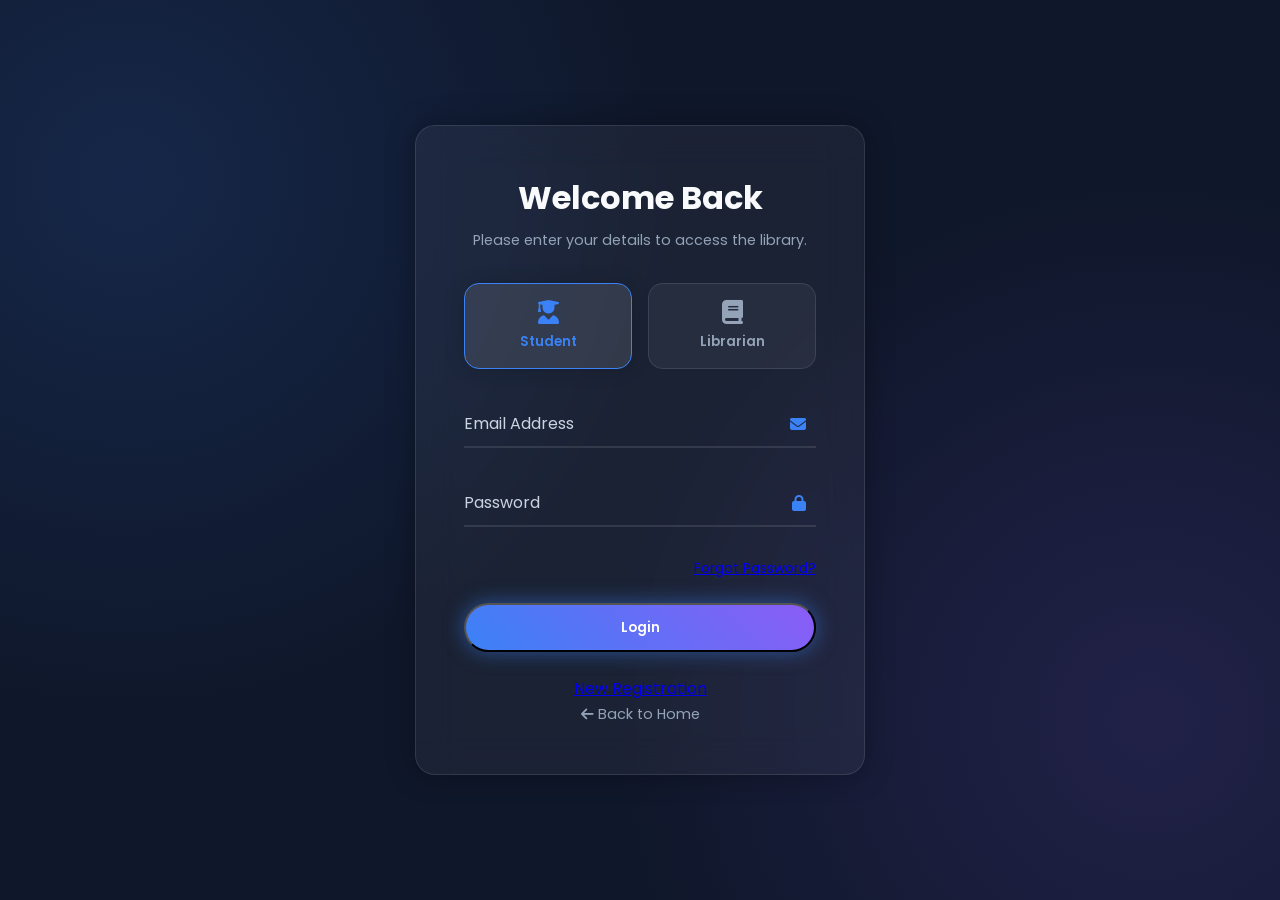
<file: librarian-dashboard.html>
<!DOCTYPE html>
<html lang="en">
<head>
    <meta charset="UTF-8">
    <meta name="viewport" content="width=device-width, initial-scale=1.0">
    <title>Librarian Dashboard | GyaanKosh</title>
    <link rel="stylesheet" href="style.css">
    <link href="https://fonts.googleapis.com/css2?family=Poppins:wght@300;400;600;700&display=swap" rel="stylesheet">
    <link rel="stylesheet" href="https://cdnjs.cloudflare.com/ajax/libs/font-awesome/6.4.0/css/all.min.css">
</head>
<body>

    <!-- Navbar -->
    <nav class="navbar scrolled">
        <div class="logo">
            <i class="fa-solid fa-book-open-reader"></i> GyaanKosh<span>Admin</span>
        </div>
        <ul class="nav-links">
            <li><a href="#" class="active" onclick="switchTab('requests', this)">Requests</a></li>
            <li><a href="#" onclick="switchTab('issued', this)">Issued Books</a></li>
            <li><a href="#" onclick="switchTab('catalog', this)">Manage Books</a></li>
            <li><a href="#" style="color: #ef4444;" onclick="logout()">Logout</a></li>

        </ul>
    </nav>

    <div class="dashboard-container">
        
        <!-- Section: Issue Requests -->
        <section id="requests-section" class="dashboard-section active">
            <div class="section-header">
                <h2>Student Issue Requests</h2>
                <p>Manage pending book requests from students.</p>
            </div>
            
            <div class="table-container">
                <table>
                    <thead>
                        <tr>
                            <th>Student ID</th>
                            <th>Book Title</th>
                            <th>Date Requested</th>
                            <th>Status</th>
                            <th>Action</th>
                        </tr>
                    </thead>
                    <tbody id="requestTableBody">
                        <!-- Populated by JS -->
                    </tbody>
                </table>
            </div>
        </section>

        <!-- Section: Issued Books -->
        <section id="issued-section" class="dashboard-section" style="display: none;">
            <div class="section-header">
                <h2>Issued Books</h2>
                <p>History of approved book requests.</p>
            </div>
            <div class="table-container">
                <table>
                    <thead>
                        <tr>
                            <th>Student Name</th>
                            <th>Student ID</th>
                            <th>Book Title</th>
                            <th>Type</th>
                            <th>Date Issued</th>
                        </tr>
                    </thead>
                    <tbody id="issuedTableBody">
                        <!-- Populated by JS -->
                    </tbody>
                </table>
            </div>
        </section>

        <!-- Section: Manage Catalog -->
        <section id="catalog-section" class="dashboard-section" style="display: none;">
            <div class="section-header">
                <h2>Book Catalog</h2>
                <button class="btn primary" id="addBookBtn"><i class="fa-solid fa-plus"></i> Add New Book</button>
            </div>

            <!-- Add Book Form (Hidden by default) -->
            <div class="add-book-form" id="addBookForm">
                <h3>Add New Book</h3>
                <div class="form-grid">
                    <input type="text" id="newBookTitle" placeholder="Book Title">
                    <input type="text" id="newBookAuthor" placeholder="Author">
                    <input type="text" id="newBookCategory" placeholder="Category">
                    <input type="number" id="newBookQty" placeholder="Quantity">
                </div>
                <div class="form-actions">
                    <button class="btn primary" onclick="addNewBook()">Save Book</button>
                    <button class="btn secondary" onclick="toggleAddForm()">Cancel</button>
                </div>
            </div>

            <div class="book-grid" id="bookGrid">
                <!-- Book Cards Populated by JS -->
                <div class="book-card">
                    <div class="book-icon"><i class="fa-solid fa-book"></i></div>
                    <div class="book-info">
                        <h4>The Great Gatsby</h4>
                        <p>F. Scott Fitzgerald</p>
                        <span class="badge">Fiction</span>
                    </div>
                    <button class="delete-btn"><i class="fa-solid fa-trash"></i></button>
                </div>
            </div>
        </section>

    </div>

    <script src="librarian.js"></script>
</body>
</html>
</file>
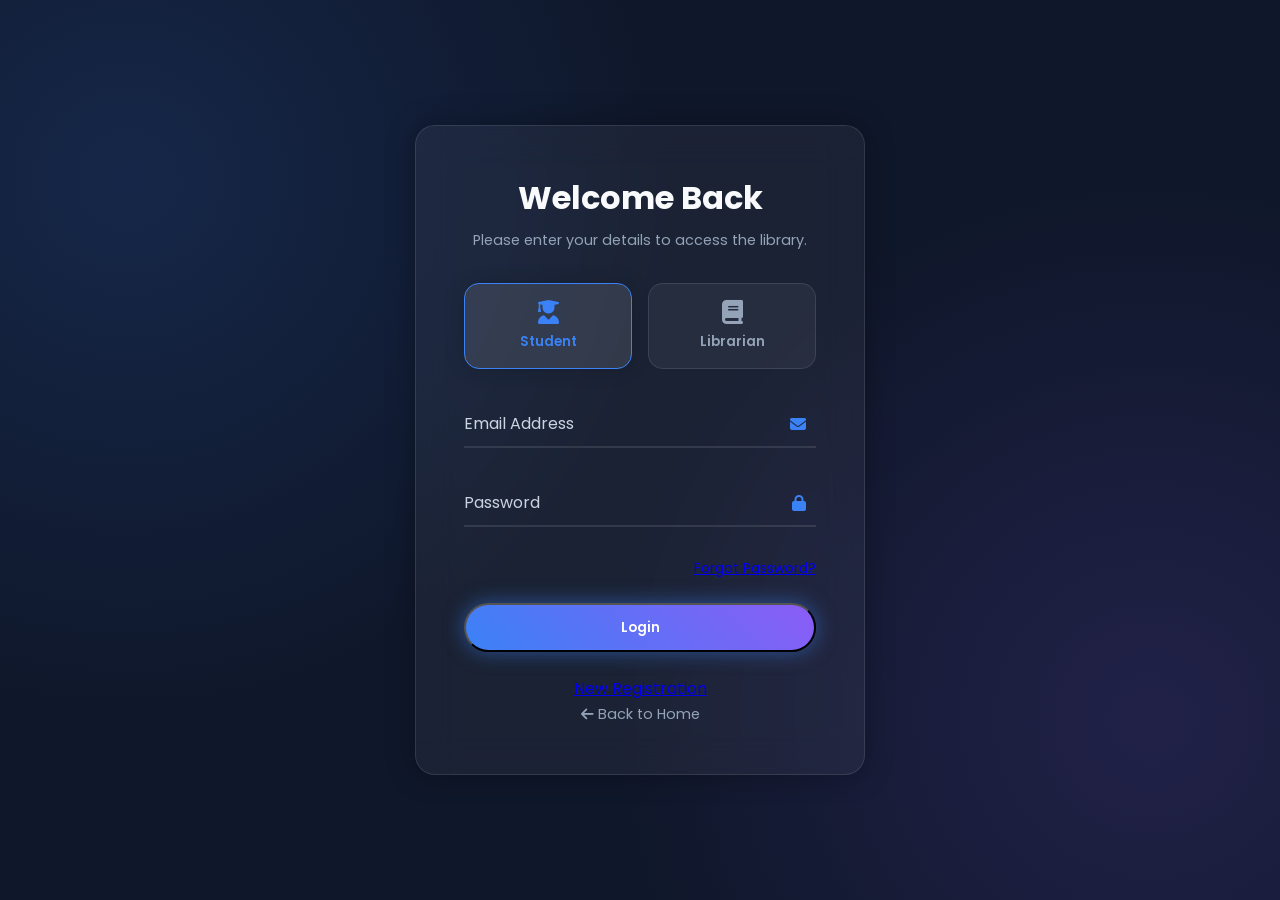
<file: login.html>
<!DOCTYPE html>
<html lang="en">
<head>
  <meta charset="UTF-8">
  <meta name="viewport" content="width=device-width, initial-scale=1.0">
  <title>Login | GyaanKosh</title>
  <link rel="stylesheet" href="style.css">
  <link href="https://fonts.googleapis.com/css2?family=Poppins:wght@300;400;600;700&display=swap" rel="stylesheet">
  <link rel="stylesheet" href="https://cdnjs.cloudflare.com/ajax/libs/font-awesome/6.4.0/css/all.min.css">
</head>
<body class="login-page">
    
    <div class="login-wrapper">
        <div class="login-card">
            <div class="login-header">
                <h2>Welcome Back</h2>
                <p>Please enter your details to access the library.</p>
            </div>

            <!-- Login Type Selection -->
            <div class="login-type-buttons">
                <button type="button" class="type-btn active" id="studentBtn">
                    <i class="fa-solid fa-user-graduate"></i> Student
                </button>
                <button type="button" class="type-btn" id="adminBtn">
                    <i class="fa-solid fa-book"></i> Librarian
                </button>
            </div>

            <form id="loginForm">

                <div class="input-box">
                    <input type="email" id="email" required>
                    <span>Email Address</span>
                    <i class="fa-solid fa-envelope input-icon"></i>
                </div>
                <div class="input-box">
                    <input type="password" id="password" required>
                    <span>Password</span>
                    <i class="fa-solid fa-lock input-icon"></i>
                </div>
                
                <div class="forgot-pass">
                    <a href="#">Forgot Password?</a>
                </div>

                <button type="submit" class="btn primary full-width">Login</button>

               <a href="signup.html">New Registration</a>

            </form>

            <div class="back-link">
                <a href="index.html"><i class="fa-solid fa-arrow-left"></i> Back to Home</a>
            </div>
        </div>
    </div>

    <script src="login.js"></script>
</body>
</html>
</file>
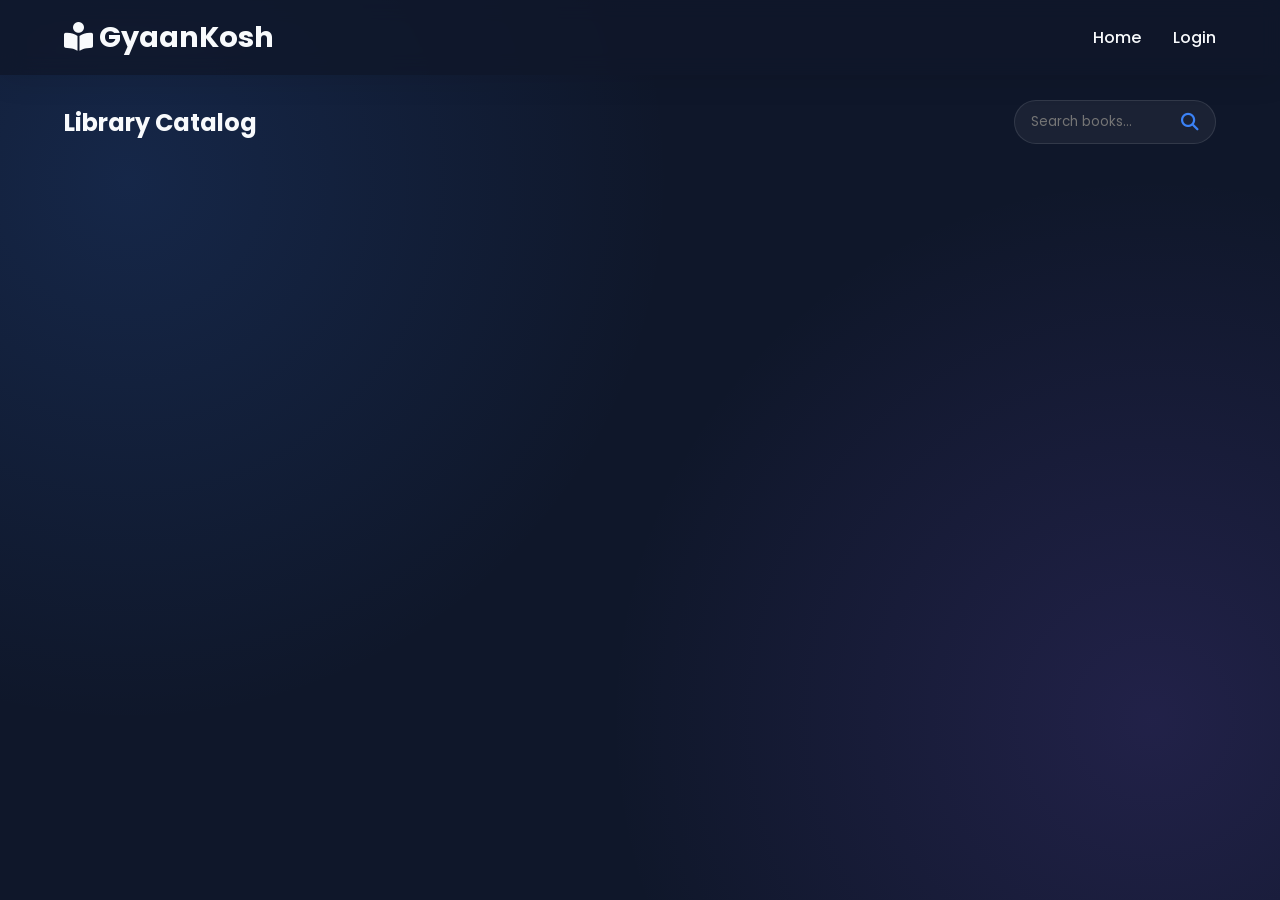
<file: public-catalog.html>
<!DOCTYPE html>
<html lang="en">
<head>
    <meta charset="UTF-8">
    <meta name="viewport" content="width=device-width, initial-scale=1.0">
    <title>Catalog | GyaanKosh</title>

    <link rel="stylesheet" href="style.css">
    <link href="https://fonts.googleapis.com/css2?family=Poppins:wght@300;400;600;700&display=swap" rel="stylesheet">
    <link rel="stylesheet" href="https://cdnjs.cloudflare.com/ajax/libs/font-awesome/6.4.0/css/all.min.css">
</head>
<body>

    <!-- Navbar -->
    <nav class="navbar scrolled">
        <div class="logo">
            <i class="fa-solid fa-book-open-reader"></i> GyaanKosh
        </div>
        <ul class="nav-links">
            <li><a href="index.html">Home</a></li>
            <li><a href="login.html">Login</a></li>
        </ul>
    </nav>

    <div class="dashboard-container">
        <section class="dashboard-section active">
            <div class="section-header">
                <h2>Library Catalog</h2>
                <div class="search-box">
                    <input type="text" placeholder="Search books..." id="searchInput">
                    <button><i class="fa-solid fa-magnifying-glass"></i></button>
                </div>
            </div>

            <div class="book-grid" id="catalogGrid">
                <!-- Populated by JS -->
            </div>
        </section>
    </div>

    <script src="public-catalog.js"></script>
</body>
</html>
</file>
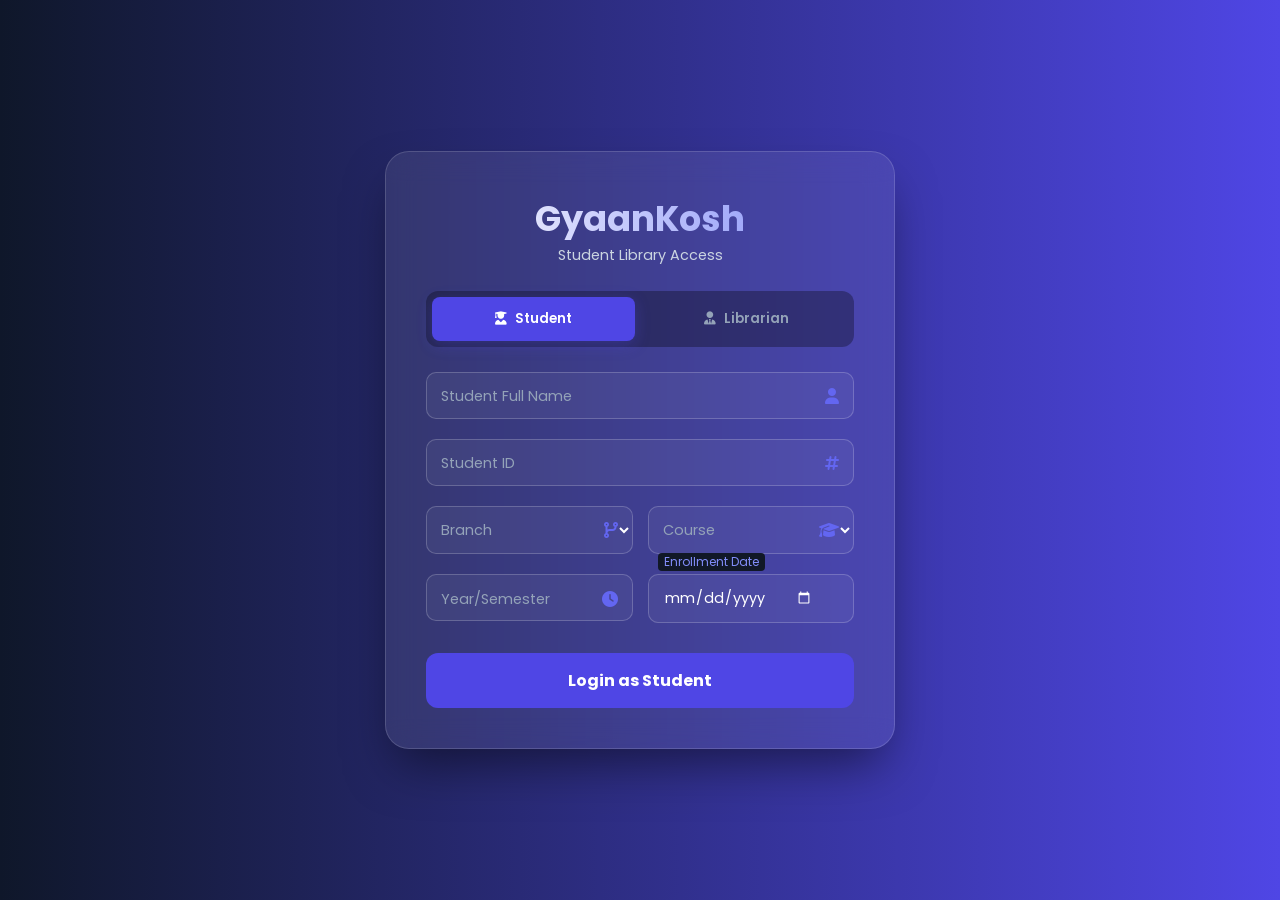
<file: RegristrationPage.html>
<!DOCTYPE html>
<html lang="en">
<head>
  <meta charset="UTF-8">
  <meta name="viewport" content="width=device-width, initial-scale=1.0">
  <title>Login | GyaanKosh Library</title>
  
  <link href="https://fonts.googleapis.com/css2?family=Poppins:wght@300;400;600;700&display=swap" rel="stylesheet">
  <link rel="stylesheet" href="https://cdnjs.cloudflare.com/ajax/libs/font-awesome/6.4.0/css/all.min.css">

  <style>
    * { margin: 0; padding: 0; box-sizing: border-box; font-family: 'Poppins', sans-serif; }

    body {
        background: #0f172a;
        display: flex;
        justify-content: center;
        align-items: center;
        min-height: 100vh;
        overflow-x: hidden;
    }

    /* --- Animated Background --- */
    .area {
        position: fixed;
        width: 100%; height: 100vh;
        z-index: -1;
        background: linear-gradient(to left, #4f46e5, #0f172a);
    }

    .circles {
        position: absolute;
        top: 0; left: 0; width: 100%; height: 100%;
        overflow: hidden;
    }

    .circles li {
        position: absolute;
        display: block;
        list-style: none;
        width: 20px; height: 20px;
        background: rgba(255, 255, 255, 0.1);
        animation: animate 25s linear infinite;
        bottom: -150px;
    }

    @keyframes animate {
        0% { transform: translateY(0) rotate(0deg); opacity: 1; border-radius: 0; }
        100% { transform: translateY(-1000px) rotate(720deg); opacity: 0; border-radius: 50%; }
    }

    .circles li:nth-child(1) { left: 25%; width: 80px; height: 80px; animation-delay: 0s; }
    .circles li:nth-child(2) { left: 10%; width: 20px; height: 20px; animation-delay: 2s; animation-duration: 12s; }
    .circles li:nth-child(3) { left: 70%; width: 20px; height: 20px; animation-delay: 4s; }

    /* --- Login Container --- */
    .login-wrapper { width: 100%; max-width: 550px; padding: 20px; z-index: 10; }

    .login-card {
        background: rgba(255, 255, 255, 0.08);
        backdrop-filter: blur(15px);
        -webkit-backdrop-filter: blur(15px);
        border: 1px solid rgba(255, 255, 255, 0.15);
        padding: 40px;
        border-radius: 24px;
        box-shadow: 0 25px 50px -12px rgba(0, 0, 0, 0.5);
        color: white;
    }

    .login-header { text-align: center; margin-bottom: 25px; }
    .login-header h2 { font-size: 2.2rem; font-weight: 700; background: linear-gradient(to right, #fff, #818cf8); -webkit-background-clip: text; background-clip: text; -webkit-text-fill-color: transparent; }
    .login-header p { font-size: 0.9rem; color: #cbd5e1; }

    .login-type-buttons {
        display: flex; gap: 10px; margin-bottom: 25px;
        background: rgba(0, 0, 0, 0.3); padding: 6px; border-radius: 12px;
    }

    .type-btn {
        flex: 1; padding: 12px; border: none; border-radius: 8px;
        background: transparent; color: #94a3b8; cursor: pointer;
        font-weight: 600; transition: 0.3s; display: flex; align-items: center; justify-content: center; gap: 8px;
    }

    .type-btn.active {
        background: #4f46e5; color: white;
        box-shadow: 0 4px 15px rgba(79, 70, 229, 0.3);
    }

    /* Form Fields */
    .input-box { position: relative; margin-bottom: 20px; }
    .input-row { display: flex; gap: 15px; }
    .half { flex: 1; }

    .input-box input, .input-box select {
        width: 100%; padding: 12px 40px 12px 15px;
        background: rgba(255, 255, 255, 0.05);
        border: 1px solid rgba(255, 255, 255, 0.2);
        border-radius: 10px; color: white; outline: none; font-size: 0.9rem;
    }

    .input-box span {
        position: absolute; left: 15px; top: 50%; transform: translateY(-50%);
        color: #94a3b8; pointer-events: none; transition: 0.3s; font-size: 0.9rem;
    }

    .input-box input:focus ~ span, .input-box input:valid ~ span,
    .input-box select:focus ~ span, .input-box select:valid ~ span,
    .input-box input[type="date"] ~ span {
        top: -12px; left: 10px; font-size: 0.75rem; color: #818cf8;
        background: #111827; padding: 0 6px; border-radius: 4px;
    }

    .input-icon { position: absolute; right: 15px; top: 50%; transform: translateY(-50%); color: #6366f1; }
    
    input[type="date"]::-webkit-calendar-picker-indicator { filter: invert(1); cursor: pointer; }
    select option { background: #1e293b; color: white; }

    .btn.primary {
        background: #4f46e5; color: white; padding: 15px; border: none;
        border-radius: 12px; width: 100%; font-weight: 700; cursor: pointer;
        transition: 0.3s; margin-top: 10px; font-size: 1rem;
    }

    .btn.primary:hover { background: #4338ca; transform: translateY(-2px); }
    .hidden { display: none; }
    .back-link { text-align: center; margin-top: 20px; }
    .back-link a { color: #94a3b8; text-decoration: none; font-size: 0.85rem; }
  </style>
</head>
<body>

    <div class="area"><ul class="circles"><li></li><li></li><li></li><li></li><li></li></ul></div>
    
    <div class="login-wrapper">
        <div class="login-card">
            <div class="login-header">
                <h2>GyaanKosh</h2>
                <p id="portal-text">Student Library Access</p>
            </div>

            <div class="login-type-buttons">
                <button type="button" class="type-btn active" onclick="switchUser('student')" id="studentBtn">
                    <i class="fa-solid fa-user-graduate"></i> Student
                </button>
                <button type="button" class="type-btn" onclick="switchUser('librarian')" id="adminBtn">
                    <i class="fa-solid fa-user-tie"></i> Librarian
                </button>
            </div>

            <form id="mainForm">
                <div id="studentSection">
                    <div class="input-box">
                        <input type="text" id="sName" required>
                        <span>Student Full Name</span>
                        <i class="fa-solid fa-user input-icon"></i>
                    </div>

                    <div class="input-box">
                        <input type="text" id="sId" required>
                        <span>Student ID</span>
                        <i class="fa-solid fa-hashtag input-icon"></i>
                    </div>

                    <div class="input-row">
                        <div class="half">
                            <div class="input-box">
                                <select id="branch" required onchange="populateCourses()">
                                    <option value="" disabled selected></option>
                                    <option value="CSE">Computer Science Engineering</option>
                                    <option value="Mechanical">Mechanical Engineering</option>
                                    <option value="Civil">Civil Engineering</option>
                                    <option value="Electronics">Electronics Engineering</option>
                                    <option value="Electrical">Electrical Engineering</option>
                                    <option value="DataScience">Data Science</option>
                                    <option value="AIML">AIML</option>
                                    <option value="AIDS">AIDS</option>
                                    <option value="Cybersecurity">Cybersecurity</option>
                                    <option value="Management">Management Science</option>
                                    <option value="MBA">MBA</option>
                                    <option value="MCA">MCA</option>
                                </select>
                                <span>Branch</span>
                                <i class="fa-solid fa-code-branch input-icon"></i>
                            </div>
                        </div>
                        <div class="half">
                            <div class="input-box">
                                <select id="course" required>
                                    <option value="" disabled selected></option>
                                </select>
                                <span>Course</span>
                                <i class="fa-solid fa-graduation-cap input-icon"></i>
                            </div>
                        </div>
                    </div>

                    <div class="input-row">
                        <div class="input-box half">
                            <input type="text" id="yearSem" required>
                            <span>Year/Semester</span>
                            <i class="fa-solid fa-clock input-icon"></i>
                        </div>
                        <div class="input-box half">
                            <input type="date" id="enrollDate" required>
                            <span>Enrollment Date</span>
                        </div>
                    </div>
                </div>

                <div id="librarianSection" class="hidden">
                    <div class="input-box">
                        <input type="text" id="libName">
                        <span>Librarian Name</span>
                        <i class="fa-solid fa-user-tie input-icon"></i>
                    </div>
                    <div class="input-box">
                        <input type="email" id="libEmail">
                        <span>Email ID</span>
                        <i class="fa-solid fa-envelope input-icon"></i>
                    </div>
                    <div class="input-row">
                        <div class="input-box half">
                            <input type="text" id="libEmpId">
                            <span>Employee ID</span>
                            <i class="fa-solid fa-id-badge input-icon"></i>
                        </div>
                        <div class="input-box half">
                            <select id="designation">
                                <option value="" disabled selected></option>
                                <option value="Librarian">Librarian</option>
                                <option value="Assistant">Assistant Librarian</option>
                            </select>
                            <span>Designation</span>
                        </div>
                    </div>
                    <div class="input-box">
                        <input type="date" id="libJoinDate">
                        <span>Joining Date</span>
                    </div>
                </div>
                
                <button type="submit" class="btn primary" id="btnText" onclick="alert('Successfully registered')">Login as Student</button>
            </form>
        </div>
    </div>

    <script>
        // Mapping Branch -> Relevant Courses
        const branchData = {
            "CSE": ["B-Tech", "M-Tech", "Diploma", "Ph.D"],
            "Mechanical": ["B-Tech", "M-Tech", "Diploma"],
            "Civil": ["B-Tech", "M-Tech", "Diploma"],
            "Electronics": ["B-Tech", "M-Tech", "Diploma"],
            "Electrical": ["B-Tech", "M-Tech", "Diploma"],
            "DataScience": ["B-Tech (DS)", "M-Tech (DS)", "Certification"],
            "AIML": ["B-Tech (AIML)", "M-Tech (AIML)"],
            "AIDS": ["B-Tech (AIDS)", "M-Tech (AIDS)"],
            "Cybersecurity": ["B-Tech (CS)", "Certification"],
            "Management": ["BMS", "BBA", "MMS"],
            "MBA": ["MBA (General)", "MBA (Finance)", "MBA (HR)"],
            "MCA": ["MCA (Regular)", "MCA (Lateral)"]
        };

        function populateCourses() {
            const branchSelect = document.getElementById('branch');
            const courseSelect = document.getElementById('course');
            const selectedBranch = branchSelect.value;

            courseSelect.innerHTML = '<option value="" disabled selected></option>';

            if (branchData[selectedBranch]) {
                branchData[selectedBranch].forEach(course => {
                    const option = document.createElement('option');
                    option.value = course;
                    option.textContent = course;
                    courseSelect.appendChild(option);
                });
            }
        }

        function switchUser(role) {
            const studentSec = document.getElementById('studentSection');
            const librarianSec = document.getElementById('librarianSection');
            const portalText = document.getElementById('portal-text');
            const btnText = document.getElementById('btnText');
            
            document.getElementById('studentBtn').classList.toggle('active', role === 'student');
            document.getElementById('adminBtn').classList.toggle('active', role === 'librarian');

            if (role === 'student') {
                studentSec.classList.remove('hidden');
                librarianSec.classList.add('hidden');
                portalText.innerText = "Student Library Access";
                btnText.innerText = "Login as Student";
                toggleRequired('studentSection', true);
                toggleRequired('librarianSection', false);
            } else {
                studentSec.classList.add('hidden');
                librarianSec.classList.remove('hidden');
                portalText.innerText = "Librarian Administration";
                btnText.innerText = "Librarian Login";
                toggleRequired('studentSection', false);
                toggleRequired('librarianSection', true);
            }
        }

        function toggleRequired(sectionId, isRequired) {
            const inputs = document.getElementById(sectionId).querySelectorAll('input, select');
            inputs.forEach(input => {
                if (isRequired) input.setAttribute('required', '');
                else input.removeAttribute('required');
            });
        }
    </script>
</body>
</html>
</file>
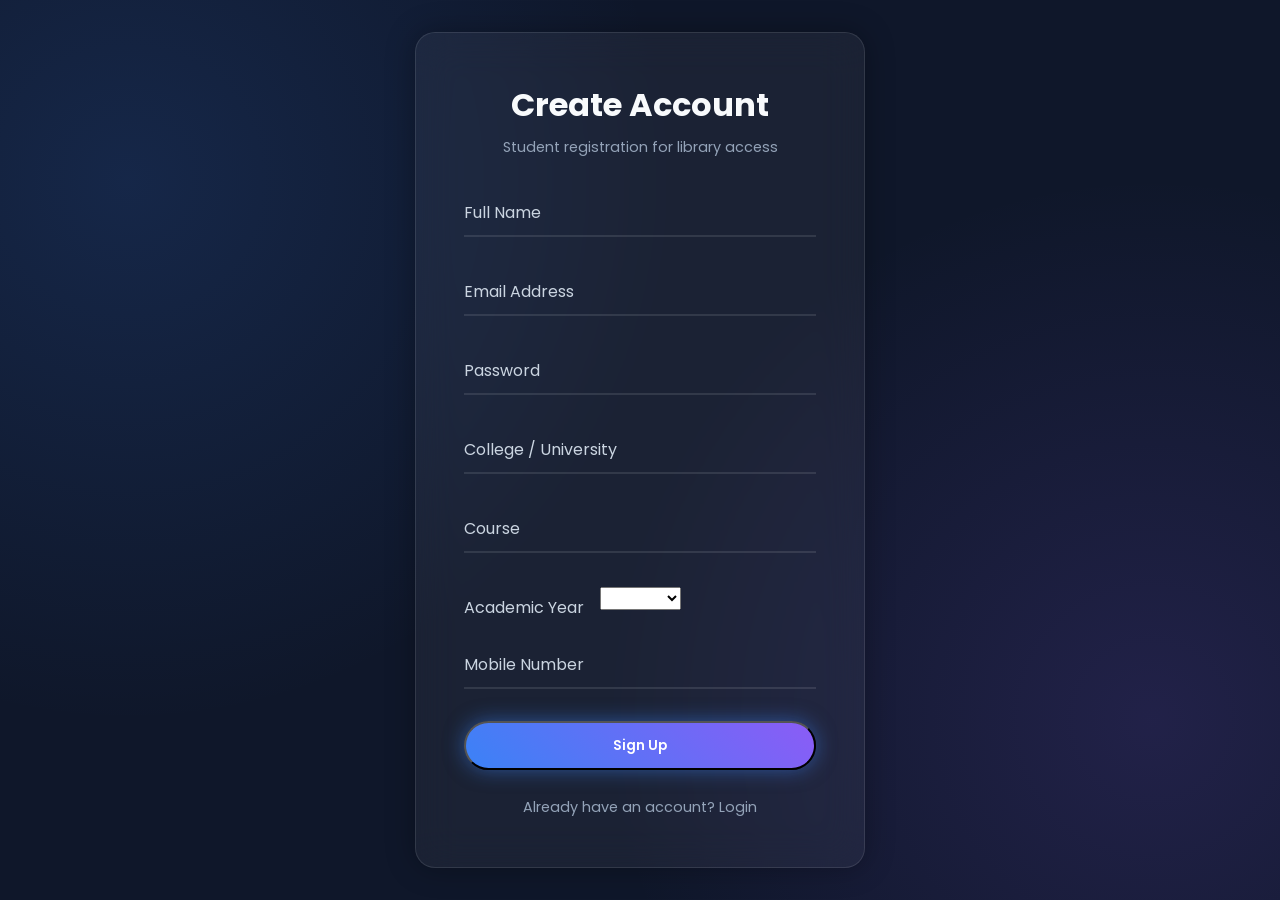
<file: signup.html>
<!DOCTYPE html>
<html lang="en">
<head>
  <meta charset="UTF-8">
  <title>Student Sign Up | GyaanKosh</title>
  <meta name="viewport" content="width=device-width, initial-scale=1.0">

  <link rel="stylesheet" href="style.css">
  <link href="https://fonts.googleapis.com/css2?family=Poppins:wght@300;400;600;700&display=swap" rel="stylesheet">
  <link rel="stylesheet" href="https://cdnjs.cloudflare.com/ajax/libs/font-awesome/6.4.0/css/all.min.css">
</head>

<body class="login-page">
  <div class="login-wrapper">
    <div class="login-card">

      <div class="login-header">
        <h2>Create Account</h2>
        <p>Student registration for library access</p>
      </div>

      <form onsubmit="signup(event)">

        <div class="input-box">
          <input type="text" id="signupName" required>
          <span>Full Name</span>
        </div>

        <div class="input-box">
          <input type="email" id="signupEmail" required>
          <span>Email Address</span>
        </div>

        <div class="input-box">
          <input type="password" id="signupPassword" required>
          <span>Password</span>
        </div>

        <div class="input-box">
          <input type="text" id="college" required>
          <span>College / University</span>
        </div>

        <div class="input-box">
          <input type="text" id="course" required>
          <span>Course</span>
        </div>

        <div class="input-box">
          <select id="year" required>
            <option value="" disabled selected></option>
            <option value="1st Year">1st Year</option>
            <option value="2nd Year">2nd Year</option>
            <option value="3rd Year">3rd Year</option>
            <option value="4th Year">4th Year</option>
          </select>
          <span>Academic Year</span>
        </div>

        <div class="input-box">
          <input type="tel" id="mobile" required>
          <span>Mobile Number</span>
        </div>

        <button type="submit" class="btn primary full-width">
          Sign Up
        </button>
      </form>

      <div class="back-link">
        <a href="login.html">Already have an account? Login</a>
      </div>

    </div>
  </div>

  <script src="script.js"></script>
</body>
</html>
</file>
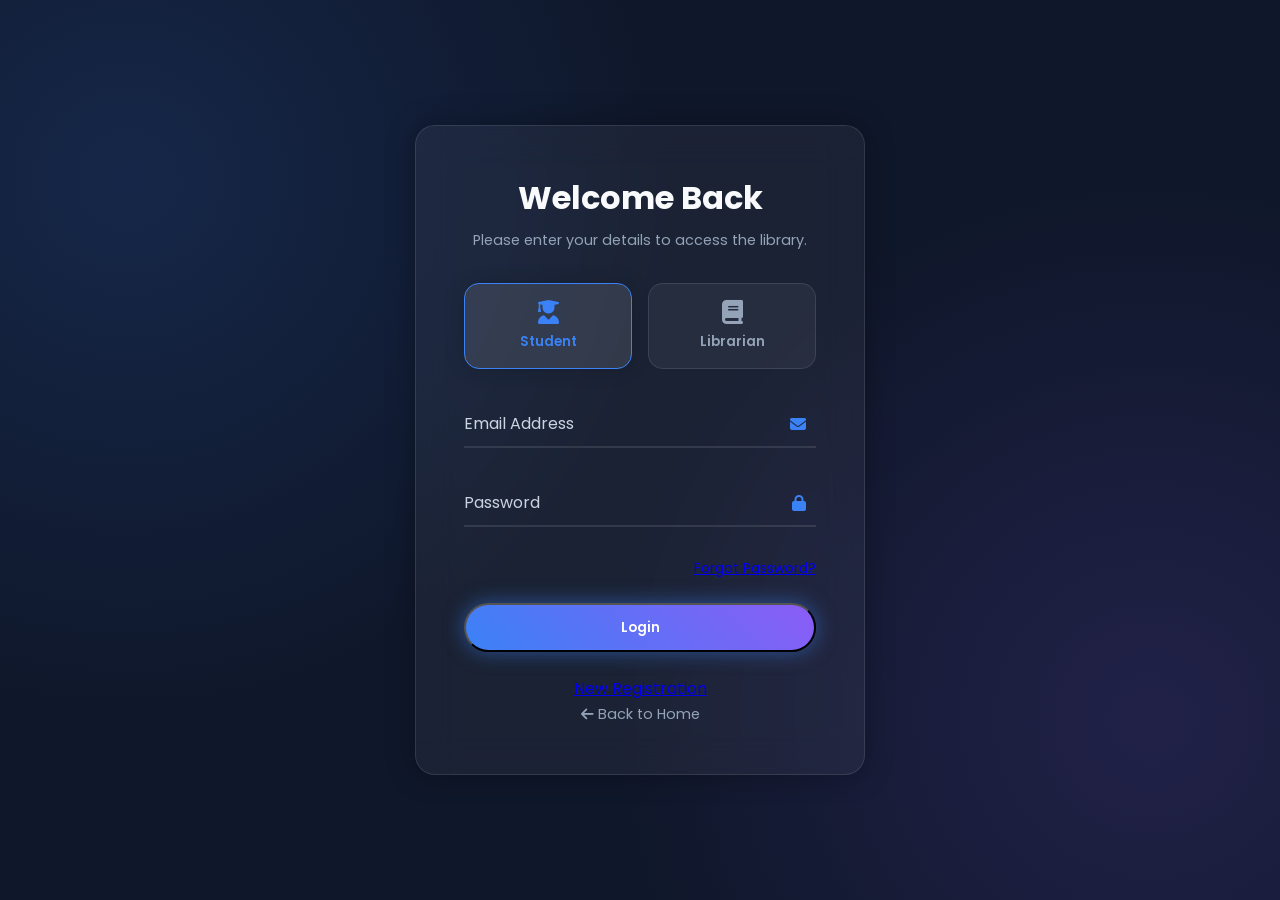
<file: student-dashboard.html>
<!DOCTYPE html>
<html lang="en">
<head>
    <meta charset="UTF-8">
    <meta name="viewport" content="width=device-width, initial-scale=1.0">
    <title>Student Dashboard | GyaanKosh</title>
    <link rel="stylesheet" href="style.css">
    <link href="https://fonts.googleapis.com/css2?family=Poppins:wght@300;400;600;700&display=swap" rel="stylesheet">
    <link rel="stylesheet" href="https://cdnjs.cloudflare.com/ajax/libs/font-awesome/6.4.0/css/all.min.css">
</head>
<body>
    <!-- Navbar -->
    <nav class="navbar scrolled">
        <div class="logo">
            <i class="fa-solid fa-book-open-reader"></i> GyaanKosh<span>Student</span>
        </div>
        <ul class="nav-links">
            <li><a href="#" class="active" onclick="switchTab('my-books', this)">My Books</a></li>
            <li><a href="#" onclick="switchTab('catalog', this)">Browse Catalog</a></li>
            <li><a href="#" style="color: #ef4444;" onclick="logout()">Logout</a></li>

        </ul>
    </nav>

    <div class="dashboard-container">
        <!-- Section: My Books -->
        <section id="my-books-section" class="dashboard-section active">
            <div class="section-header">
                <h2>My Issued Books</h2>
                <p>Books currently issued to you.</p>
            </div>
            <div class="table-container">
                <table>
                    <thead>
                        <tr>
                            <th>Book Title</th>
                            <th>Author</th>
                            <th>Issue Date</th>
                            <th>Due Date</th>
                            <th>Status</th>
                        </tr>
                    </thead>
                    <tbody id="myBooksTableBody">
                        <!-- Populated by JS -->
                    </tbody>
                </table>
            </div>
        </section>

        <!-- Section: Catalog -->
        <section id="catalog-section" class="dashboard-section" style="display: none;">
            <div class="section-header">
                <h2>Library Catalog</h2>
                <div class="search-box">
                    <input type="text" placeholder="Search books..." id="searchInput">
                    <button><i class="fa-solid fa-magnifying-glass"></i></button>
                </div>
            </div>
            <div class="book-grid" id="catalogGrid">
                <!-- Populated by JS -->
            </div>
        </section>
    </div>

    <script src="student.js"></script>
</body>
</html>
</file>
<file: style.css>
/* Variables & Reset */
:root {
    --bg-color: #0f172a;
    --text-color: #f8fafc;
    --primary-color: #3b82f6;
    --accent-color: #8b5cf6;
    --glass-bg: rgba(255, 255, 255, 0.05);
    --glass-border: rgba(255, 255, 255, 0.1);
    --font-main: 'Poppins', sans-serif;
}

* {
    margin: 0;
    padding: 0;
    box-sizing: border-box;
    font-family: var(--font-main);
}

body {
    background-color: var(--bg-color);
    color: var(--text-color);
    overflow-x: hidden;
    background-image: 
        radial-gradient(circle at 10% 20%, rgba(59, 130, 246, 0.15) 0%, transparent 40%),
        radial-gradient(circle at 90% 80%, rgba(139, 92, 246, 0.15) 0%, transparent 40%);
}

/* Navbar */
.navbar {
    display: flex;
    justify-content: space-between;
    align-items: center;
    padding: 1.5rem 5%;
    position: fixed;
    width: 100%;
    top: 0;
    z-index: 1000;
    transition: 0.3s;
    backdrop-filter: blur(10px);
}

.navbar.scrolled {
    background: rgba(15, 23, 42, 0.8);
    padding: 1rem 5%;
    box-shadow: 0 4px 30px rgba(0, 0, 0, 0.1);
}

.logo {
    font-size: 1.8rem;
    font-weight: 700;
    color: var(--text-color);
}

.logo span {
    color: var(--primary-color);
}

.nav-links {
    list-style: none;
    display: flex;
    gap: 2rem;
}

.nav-links a {
    text-decoration: none;
    color: var(--text-color);
    font-weight: 500;
    transition: 0.3s;
    position: relative;
}

.nav-links a::after {
    content: '';
    position: absolute;
    width: 0;
    height: 2px;
    bottom: -5px;
    left: 0;
    background-color: var(--accent-color);
    transition: 0.3s;
}

.nav-links a:hover::after {
    width: 100%;
}

/* Search Box */
.search-box {
    background: var(--glass-bg);
    border: 1px solid var(--glass-border);
    border-radius: 30px;
    padding: 0.5rem 1rem;
    display: flex;
    align-items: center;
}

.search-box input {
    background: transparent;
    border: none;
    outline: none;
    color: var(--text-color);
    width: 150px;
    transition: 0.4s;
}

.search-box input:focus {
    width: 220px;
}

.search-box button {
    background: transparent;
    border: none;
    color: var(--primary-color);
    cursor: pointer;
    font-size: 1.1rem;
}

.menu-toggle {
    display: none;
    font-size: 1.5rem;
    cursor: pointer;
}

/* Hero Section */
.hero {
    height: 100vh;
    display: flex;
    align-items: center;
    justify-content: space-between;
    padding: 0 10%;
    position: relative;
}

.hero-content {
    max-width: 600px;
    z-index: 2;
}

.hero-content h1 {
    font-size: 3.5rem;
    line-height: 1.2;
    margin-bottom: 1.5rem;
}

.hero-content h1 span {
    color: var(--primary-color);
    border-right: 3px solid var(--accent-color);
    padding-right: 5px;
    animation: blink 0.7s infinite;
}

.hero-content p {
    font-size: 1.1rem;
    color: #cbd5e1;
    margin-bottom: 2.5rem;
    line-height: 1.6;
}

.cta-buttons {
    display: flex;
    gap: 1.5rem;
}

.btn {
    padding: 0.8rem 2rem;
    border-radius: 50px;
    text-decoration: none;
    font-weight: 600;
    transition: 0.3s;
}

.btn.primary {
    background: linear-gradient(45deg, var(--primary-color), var(--accent-color));
    color: white;
    box-shadow: 0 0 20px rgba(59, 130, 246, 0.5);
}

.btn.primary:hover {
    transform: translateY(-3px);
    box-shadow: 0 0 30px rgba(59, 130, 246, 0.7);
}

.btn.secondary {
    border: 2px solid var(--glass-border);
    color: var(--text-color);
}

.btn.secondary:hover {
    background: var(--glass-bg);
    border-color: var(--primary-color);
}

/* Hero Visual & Animation */
.hero-visual {
    position: relative;
    width: 400px;
    height: 400px;
    display: flex;
    justify-content: center;
    align-items: center;
}

.hero-img {
    width: auto;
    height: auto;
    max-width: 120%;
    max-height: 120%;
    animation: float 6s ease-in-out infinite;
    z-index: 2;
    box-shadow: 0 20px 50px rgba(0,0,0,0.5);
}

.glow-circle {
    position: absolute;
    width: 300px;
    height: 300px;
    background: var(--accent-color);
    border-radius: 50%;
    filter: blur(80px);
    opacity: 0.4;
    animation: pulse 4s infinite alternate;
}

/* Features Section */
.features {
    padding: 5rem 10%;
    display: grid;
    grid-template-columns: repeat(auto-fit, minmax(250px, 1fr));
    gap: 2rem;
    margin-bottom: 5rem;
}

.card {
    background: var(--glass-bg);
    border: 1px solid var(--glass-border);
    padding: 2rem;
    border-radius: 20px;
    text-align: center;
    transition: transform 0.1s; /* Smooth tilt handled by JS */
    transform-style: preserve-3d;
    cursor: pointer;
}

.icon-box {
    font-size: 2.5rem;
    color: var(--primary-color);
    margin-bottom: 1rem;
    transform: translateZ(20px);
}

.card h3 {
    margin-bottom: 0.5rem;
    transform: translateZ(20px);
}

.card p {
    color: #94a3b8;
    font-size: 0.9rem;
    transform: translateZ(20px);
}

/* Animations */
@keyframes float {
    0%, 100% { transform: translateY(0) rotate(0deg); }
    50% { transform: translateY(-20px) rotate(5deg); }
}

@keyframes pulse {
    0% { transform: scale(1); opacity: 0.4; }
    100% { transform: scale(1.2); opacity: 0.2; }
}

@keyframes blink {
    50% { border-color: transparent; }
}

/* Responsive */
@media (max-width: 768px) {
    .navbar { padding: 1rem; }
    .nav-links { display: none; }
    .menu-toggle { display: block; }
    .hero { flex-direction: column; text-align: center; justify-content: center; padding-top: 100px; }
    .hero-visual { display: none; }
    .search-box { display: none; }
}

/* Contact Section */
.contact {
    padding: 5rem 10%;
    display: flex;
    flex-direction: column;
    align-items: center;
}

.contact h2 {
    font-size: 2.5rem;
    margin-bottom: 3rem;
    text-align: center;
}

.contact-form {
    width: 100%;
    max-width: 600px;
    background: var(--glass-bg);
    border: 1px solid var(--glass-border);
    padding: 3rem;
    border-radius: 20px;
    box-shadow: 0 0 20px rgba(0,0,0,0.2);
}

.input-box {
    position: relative;
    margin-bottom: 2rem;
}

.input-box input, 
.input-box textarea {
    width: 100%;
    padding: 10px;
    background: transparent;
    border: none;
    border-bottom: 2px solid var(--glass-border);
    outline: none;
    color: var(--text-color);
    font-size: 1rem;
    transition: 0.3s;
}

.input-box textarea {
    height: 100px;
    resize: none;
}

.input-box span {
    position: absolute;
    left: 0;
    padding: 10px 0;
    pointer-events: none;
    font-size: 1rem;
    color: #cbd5e1;
    transition: 0.3s;
}

.input-box input:focus,
.input-box textarea:focus,
.input-box input:valid,
.input-box textarea:valid {
    border-bottom-color: var(--primary-color);
}

.input-box input:focus ~ span,
.input-box textarea:focus ~ span,
.input-box input:valid ~ span,
.input-box textarea:valid ~ span {
    color: var(--primary-color);
    transform: translateY(-20px);
    font-size: 0.8rem;
}

/* Footer */
footer {
    background: rgba(15, 23, 42, 0.95);
    padding: 4rem 10% 2rem;
    border-top: 1px solid var(--glass-border);
    margin-top: auto;
}

.footer-content {
    display: grid;
    grid-template-columns: repeat(auto-fit, minmax(200px, 1fr));
    gap: 2rem;
    margin-bottom: 3rem;
}

.footer-section h3 {
    font-size: 1.5rem;
    margin-bottom: 1.5rem;
    color: var(--text-color);
}

.footer-section h3 span {
    color: var(--primary-color);
}

.footer-section p {
    color: #94a3b8;
    line-height: 1.6;
}

.footer-section ul {
    list-style: none;
}

.footer-section ul li {
    margin-bottom: 1rem;
}

.footer-section ul li a {
    text-decoration: none;
    color: #94a3b8;
    transition: 0.3s;
}

.footer-section ul li a:hover {
    color: var(--primary-color);
    padding-left: 5px;
}

.socials a {
    display: inline-block;
    width: 40px;
    height: 40px;
    background: var(--glass-bg);
    border: 1px solid var(--glass-border);
    border-radius: 50%;
    color: var(--text-color);
    text-align: center;
    line-height: 40px;
    margin-right: 10px;
    transition: 0.3s;
}

.socials a:hover {
    background: var(--primary-color);
    border-color: var(--primary-color);
    transform: translateY(-5px);
}

.footer-bottom {
    text-align: center;
    padding-top: 2rem;
    border-top: 1px solid var(--glass-border);
    color: #64748b;
}

/* ================= LOGIN PAGE STYLES ================= */

.login-page {
    height: 100vh;
    display: flex;
    justify-content: center;
    align-items: center;
}

.login-wrapper {
    width: 100%;
    padding: 20px;
    display: flex;
    justify-content: center;
}

.login-card {
    background: var(--glass-bg);
    border: 1px solid var(--glass-border);
    backdrop-filter: blur(20px);
    padding: 3rem;
    border-radius: 20px;
    width: 100%;
    max-width: 450px;
    box-shadow: 0 0 30px rgba(0,0,0,0.3);
    text-align: center;
}

.login-header h2 {
    font-size: 2rem;
    margin-bottom: 0.5rem;
}

.login-header p {
    color: #94a3b8;
    margin-bottom: 2rem;
    font-size: 0.9rem;
}

/* Login Type Buttons */
.login-type-buttons {
    display: flex;
    gap: 1rem;
    margin-bottom: 2rem;
}

.type-btn {
    flex: 1;
    padding: 1rem;
    background: rgba(255, 255, 255, 0.05);
    border: 1px solid var(--glass-border);
    border-radius: 15px;
    color: #94a3b8;
    cursor: pointer;
    transition: all 0.3s ease;
    display: flex;
    flex-direction: column;
    align-items: center;
    justify-content: center;
    gap: 0.5rem;
    font-weight: 600;
}

.type-btn i {
    font-size: 1.5rem;
}

.type-btn:hover {
    background: rgba(255, 255, 255, 0.1);
    transform: translateY(-2px);
}

.type-btn.active {
    background: rgba(255, 255, 255, 0.1);
    border-color: var(--primary-color);
    color: var(--primary-color);
    box-shadow: 0 0 20px rgba(0,0,0,0.2);
}

.input-icon {
    position: absolute;
    right: 10px;
    top: 15px;
    color: var(--primary-color);
}

.forgot-pass {
    text-align: right;
    margin-bottom: 1.5rem;
    font-size: 0.85rem;
}

.full-width {
    width: 100%;
    margin-bottom: 1.5rem;
}

.back-link a {
    color: #94a3b8;
    text-decoration: none;
    font-size: 0.9rem;
    transition: 0.3s;
}

.back-link a:hover {
    color: var(--primary-color);
}

/* ================= DASHBOARD STYLES ================= */

.dashboard-container {
    padding: 2rem 5%;
    padding-top: 100px; /* Space for fixed navbar */
    min-height: 100vh;
}

.section-header {
    display: flex;
    justify-content: space-between;
    align-items: center;
    margin-bottom: 2rem;
}

/* Tables */
.table-container {
    background: var(--glass-bg);
    border: 1px solid var(--glass-border);
    border-radius: 15px;
    overflow: hidden;
}

table {
    width: 100%;
    border-collapse: collapse;
}

th, td {
    padding: 1rem;
    text-align: left;
    border-bottom: 1px solid var(--glass-border);
}

th {
    background: rgba(255, 255, 255, 0.05);
    color: var(--primary-color);
}

.status.pending {
    color: #facc15;
    background: rgba(250, 204, 21, 0.1);
    padding: 5px 10px;
    border-radius: 20px;
    font-size: 0.8rem;
}

.action-btn {
    background: transparent;
    border: none;
    cursor: pointer;
    font-size: 1.1rem;
    margin-right: 10px;
    transition: 0.3s;
}

.action-btn.approve { color: #4ade80; }
.action-btn.reject { color: #f87171; }
.action-btn:hover { transform: scale(1.2); }

/* Book Grid */
.book-grid {
    display: grid;
    grid-template-columns: repeat(auto-fill, minmax(250px, 1fr));
    gap: 1.5rem;
}

.book-card {
    background: var(--glass-bg);
    border: 1px solid var(--glass-border);
    padding: 1.5rem;
    border-radius: 15px;
    position: relative;
    display: flex;
    align-items: center;
    gap: 1rem;
}

.book-icon {
    font-size: 2rem;
    color: var(--primary-color);
}

.book-info h4 { margin-bottom: 5px; }
.book-info p { font-size: 0.9rem; color: #94a3b8; margin-bottom: 5px; }
.badge {
    background: rgba(139, 92, 246, 0.2);
    color: var(--accent-color);
    padding: 2px 8px;
    border-radius: 10px;
    font-size: 0.75rem;
}

.delete-btn {
    position: absolute;
    top: 10px;
    right: 10px;
    background: transparent;
    border: none;
    color: #ef4444;
    cursor: pointer;
    opacity: 0.7;
}
.delete-btn:hover { opacity: 1; }

/* Add Book Form */
.add-book-form {
    display: none;
    background: rgba(0,0,0,0.3);
    padding: 1.5rem;
    border-radius: 15px;
    margin-bottom: 2rem;
}
.form-grid { display: grid; grid-template-columns: 1fr 1fr; gap: 1rem; margin: 1rem 0; }
.form-grid input { background: var(--glass-bg); border: 1px solid var(--glass-border); padding: 10px; color: white; border-radius: 5px; }

/* Fix Cancel button appearance in Add Book form */
.add-book-form .btn.secondary {
    background: rgba(255, 255, 255, 0.08);
    color: #f8fafc;
    border: 1px solid rgba(255, 255, 255, 0.2);
}

.add-book-form .btn.secondary:hover {
    background: rgba(255, 255, 255, 0.15);
    border-color: var(--primary-color);
    transform: translateY(-1px);
}
</file>
